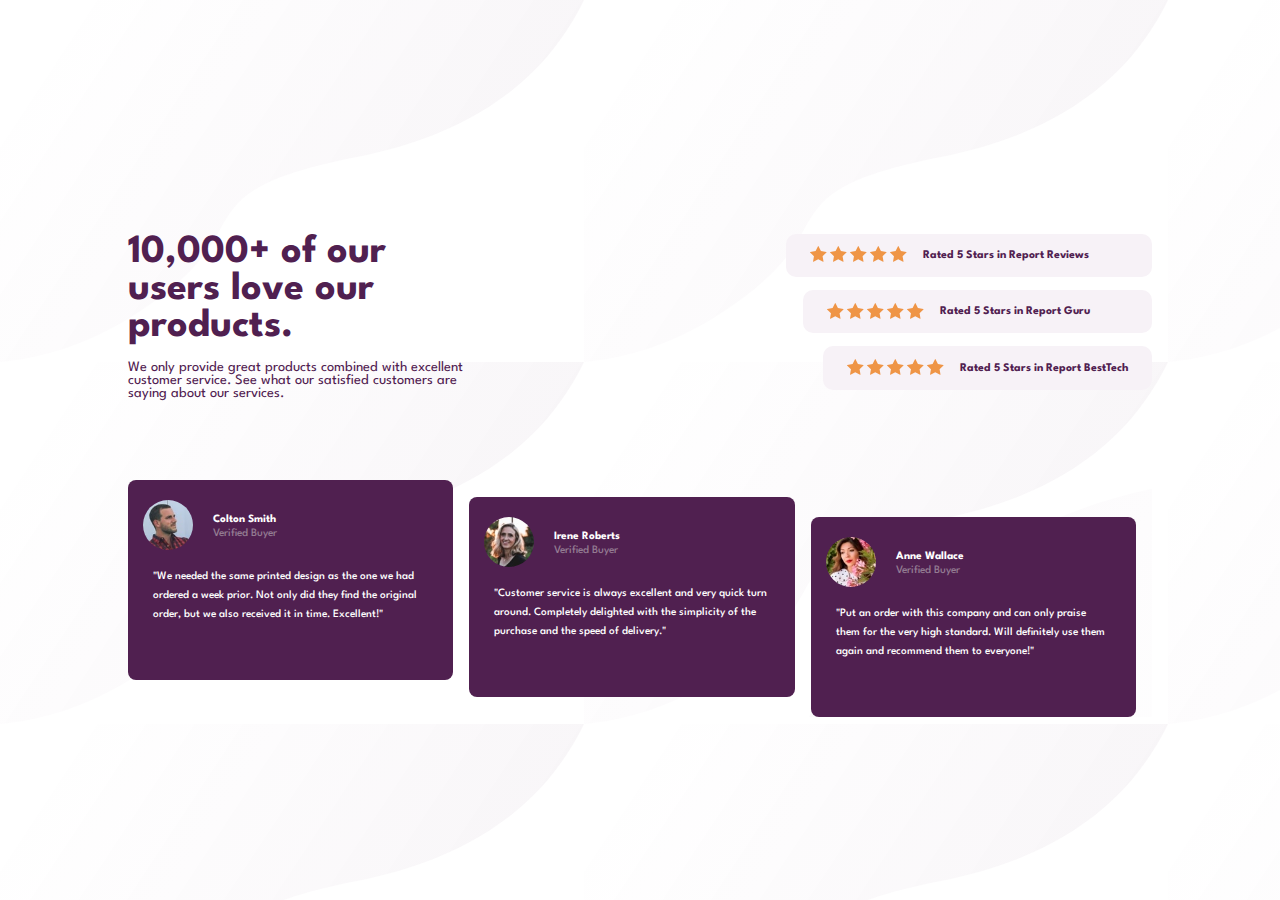
<file: index.html>
<!DOCTYPE html>
<html>
    <head>
        <head>
            <meta charset="UTF-8" />
            <meta name="viewport" content="width=device-width, initial-scale=1.0" />

            <link rel="icon" type="image/png" sizes="32x32" href="./images/favicon-32x32.png">
            <link rel="stylesheet" href="/CSS/style1.css">
            <title>Frontend Mentor | Social proof section</title>

            <style>
                .attribution { font-size: 11px;text-align: center; }
                .attribution a { color: hsl(228, 45%, 44%); }
            </style>
    </head>
    <body>
        <div class="container">
            <div class="top">
                <div class="big-heading">
                    <h1>10,000+ of our<br>users love our<br>products.</h1>
                    <p>We only provide great products combined with excellent<br> customer service.
                       See what our satisfied customers are<br> saying about our services.
                    </p>
                </div>
                <div class="ratings">
                    <div class="rating-1st">
                        <div class="customers-rating">
                            <div class="rating-img">
                                <img src="/images/icon-star.svg" alt="star">
                                <img src="/images/icon-star.svg" alt="star">
                                <img src="/images/icon-star.svg" alt="star">
                                <img src="/images/icon-star.svg" alt="star">
                                <img src="/images/icon-star.svg" alt="star">
                            </div>
                            <div class="first-rating-text">
                                <h3>Rated 5 Stars in Report Reviews</h3>
                            </div>
                        </div>
                    </div>

                    <div class="rating-2nd">
                        <div class="customers-rating">
                            <div class="rating-img">
                                <img src="/images/icon-star.svg" alt="star">
                                <img src="/images/icon-star.svg" alt="star">
                                <img src="/images/icon-star.svg" alt="star">
                                <img src="/images/icon-star.svg" alt="star">
                                <img src="/images/icon-star.svg" alt="star">
                            </div>
                            <div class="second-rating-text">
                                <h3>Rated 5 Stars in Report Guru</h3>
                            </div>
                        </div>
                    </div>

                    <div class="rating-3rd">
                        <div class="customers-rating">
                            <div class="rating-img">
                                <img src="/images/icon-star.svg" alt="star">
                                <img src="/images/icon-star.svg" alt="star">
                                <img src="/images/icon-star.svg" alt="star">
                                <img src="/images/icon-star.svg" alt="star">
                                <img src="/images/icon-star.svg" alt="star">
                            </div>
                            <div class="third-rating-text">
                                <h3>Rated 5 Stars in Report BestTech</h3>
                            </div>
                        </div>
                    </div>
                </div>
            </div>    
           <div class="bottom">
                    <div class="rating-card">
                        <div class="smith-card card">
                            <div class="profile">
                                <div class="profile-img">
                                    <img src="/images/image-colton.jpg" alt="colton-pic">
                                </div>
                                <div class="profile-details">
                                    <h3>Colton Smith</h3>
                                    <h5>Verified Buyer</h5>
                                </div>
                            </div>
                            <div class="reviews">
                                <p>
                                    "We needed the same printed design as the one we had ordered a week prior.
                                    Not only did they find the original order, but we also received it in time.
                                    Excellent!"
                                </p>
                            </div>
                        </div>

                        <div class="irene-card card">
                            <div class="profile">
                                <div class="profile-img">
                                    <img src="/images/image-irene.jpg" alt="anne-pic">
                                </div>
                                <div class="profile-details">
                                    <h3>Irene Roberts</h3>
                                    <h5>Verified Buyer</h5>
                                </div>
                            </div>
                            <div class="reviews">
                                <p>
                                    "Customer service is always excellent and very quick turn around. Completely
                                    delighted with the simplicity of the purchase and the speed of delivery."
                                </p>
                            </div>
                        </div>

                        <div class="anne-card card">
                            <div class="profile">
                                <div class="profile-img">
                                    <img src="/images/image-anne.jpg" alt="anne-pic">
                                </div>
                                <div class="profile-details">
                                    <h3>Anne Wallace</h3>
                                    <h5>Verified Buyer</h5>
                                </div>
                            </div>
                            <div class="reviews">
                                <p>
                                    "Put an order with this company and can only praise them for the very high
                                    standard. Will definitely use them again and recommend them to everyone!"
                                </p>
                            </div>
                        </div>
                    </div>
           </div>
        </div>
<!--    <div class="attribution">
      Challenge by
      <a href="https://www.frontendmentor.io?ref=challenge" target="_blank"
        >Frontend Mentor</a
      >. Coded by <a href="#">Jude Miracle</a>.-->
    </div>
    </body>
</html>
</file>
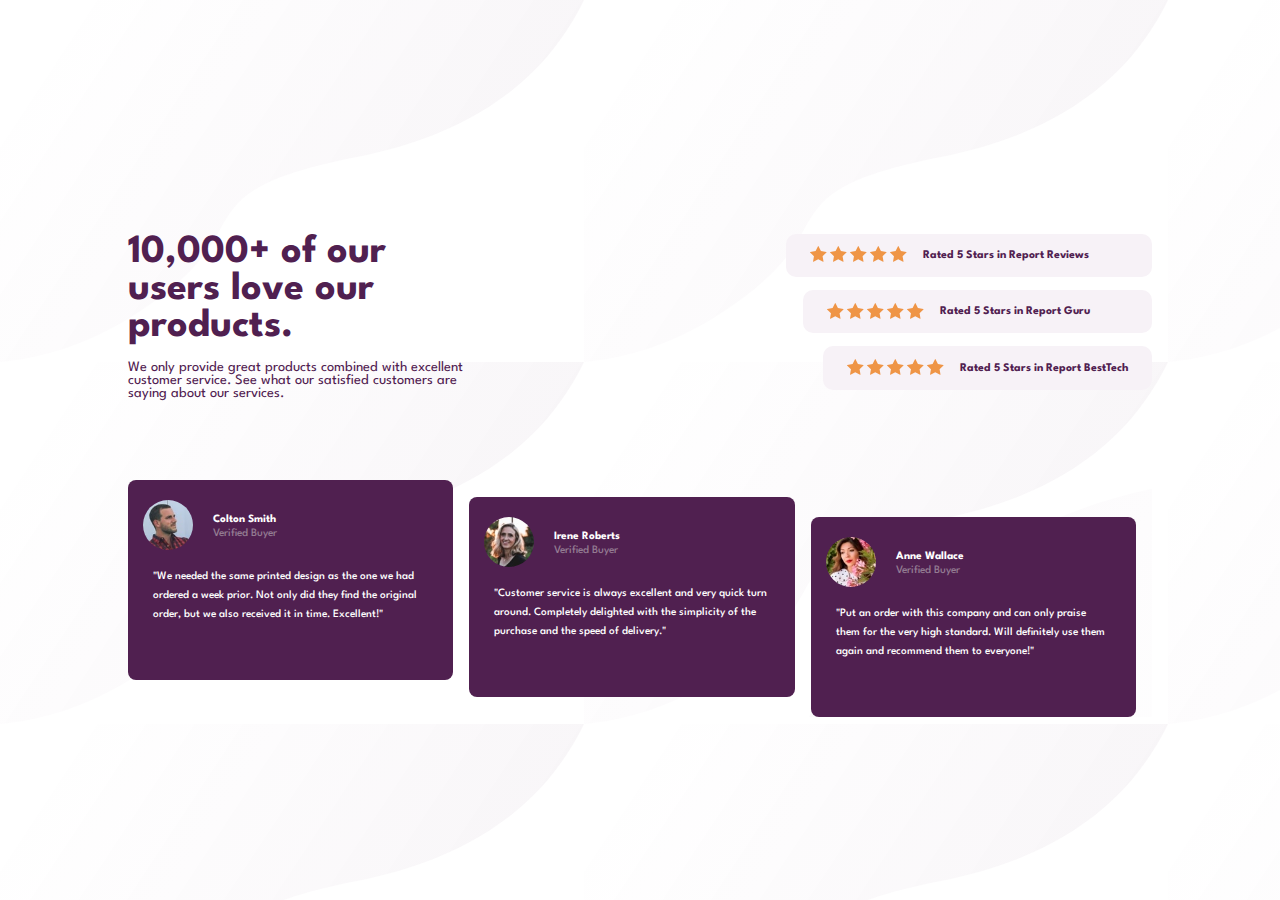
<file: index1.html>
<!DOCTYPE html>
<html>
    <head>
        <head>
            <meta charset="UTF-8" />
            <meta name="viewport" content="width=device-width, initial-scale=1.0" />

            <link rel="icon" type="image/png" sizes="32x32" href="./images/favicon-32x32.png">
            <link rel="stylesheet" href="/CSS/style1.css">
            <title>Frontend Mentor | Social proof section</title>

            <style>
                .attribution { font-size: 11px;text-align: center; }
                .attribution a { color: hsl(228, 45%, 44%); }
            </style>
    </head>
    <body>
        <div class="container">
            <div class="top">
                <div class="big-heading">
                    <h1>10,000+ of our<br>users love our<br>products.</h1>
                    <p>We only provide great products combined with excellent<br> customer service.
                       See what our satisfied customers are<br> saying about our services.
                    </p>
                </div>
                <div class="ratings">
                    <div class="rating-1st">
                        <div class="customers-rating">
                            <div class="rating-img">
                                <img src="/images/icon-star.svg" alt="star">
                                <img src="/images/icon-star.svg" alt="star">
                                <img src="/images/icon-star.svg" alt="star">
                                <img src="/images/icon-star.svg" alt="star">
                                <img src="/images/icon-star.svg" alt="star">
                            </div>
                            <div class="first-rating-text">
                                <h3>Rated 5 Stars in Report Reviews</h3>
                            </div>
                        </div>
                    </div>

                    <div class="rating-2nd">
                        <div class="customers-rating">
                            <div class="rating-img">
                                <img src="/images/icon-star.svg" alt="star">
                                <img src="/images/icon-star.svg" alt="star">
                                <img src="/images/icon-star.svg" alt="star">
                                <img src="/images/icon-star.svg" alt="star">
                                <img src="/images/icon-star.svg" alt="star">
                            </div>
                            <div class="second-rating-text">
                                <h3>Rated 5 Stars in Report Guru</h3>
                            </div>
                        </div>
                    </div>

                    <div class="rating-3rd">
                        <div class="customers-rating">
                            <div class="rating-img">
                                <img src="/images/icon-star.svg" alt="star">
                                <img src="/images/icon-star.svg" alt="star">
                                <img src="/images/icon-star.svg" alt="star">
                                <img src="/images/icon-star.svg" alt="star">
                                <img src="/images/icon-star.svg" alt="star">
                            </div>
                            <div class="third-rating-text">
                                <h3>Rated 5 Stars in Report BestTech</h3>
                            </div>
                        </div>
                    </div>
                </div>
            </div>    
           <div class="bottom">
                    <div class="rating-card">
                        <div class="smith-card card">
                            <div class="profile">
                                <div class="profile-img">
                                    <img src="/images/image-colton.jpg" alt="colton-pic">
                                </div>
                                <div class="profile-details">
                                    <h3>Colton Smith</h3>
                                    <h5>Verified Buyer</h5>
                                </div>
                            </div>
                            <div class="reviews">
                                <p>
                                    "We needed the same printed design as the one we had ordered a week prior.
                                    Not only did they find the original order, but we also received it in time.
                                    Excellent!"
                                </p>
                            </div>
                        </div>

                        <div class="irene-card card">
                            <div class="profile">
                                <div class="profile-img">
                                    <img src="/images/image-irene.jpg" alt="anne-pic">
                                </div>
                                <div class="profile-details">
                                    <h3>Irene Roberts</h3>
                                    <h5>Verified Buyer</h5>
                                </div>
                            </div>
                            <div class="reviews">
                                <p>
                                    "Customer service is always excellent and very quick turn around. Completely
                                    delighted with the simplicity of the purchase and the speed of delivery."
                                </p>
                            </div>
                        </div>

                        <div class="anne-card card">
                            <div class="profile">
                                <div class="profile-img">
                                    <img src="/images/image-anne.jpg" alt="anne-pic">
                                </div>
                                <div class="profile-details">
                                    <h3>Anne Wallace</h3>
                                    <h5>Verified Buyer</h5>
                                </div>
                            </div>
                            <div class="reviews">
                                <p>
                                    "Put an order with this company and can only praise them for the very high
                                    standard. Will definitely use them again and recommend them to everyone!"
                                </p>
                            </div>
                        </div>
                    </div>
           </div>
        </div>
<!--    <div class="attribution">
      Challenge by
      <a href="https://www.frontendmentor.io?ref=challenge" target="_blank"
        >Frontend Mentor</a
      >. Coded by <a href="#">Jude Miracle</a>.-->
    </div>
    </body>
</html>
</file>
<file: CSS/style1.css>
@import url('https://fonts.googleapis.com/css2?family=Spartan:wght@400;500;700&display=swap');

*{
    margin: 0;
    padding: o;
    box-sizing: border-box;
}

body{
    background-image: url("/images/bg-pattern-top-desktop.svg");
    font-size: 15px;
    width: 100%;
    min-height: 100vh;
    font-family: 'Spartan', sans-serif;
    justify-content: center;
    align-items: center;
    display: flex;
}

.container{
    width: 80%;
    margin: 0 auto;

    
}
.top{
    margin-top: 50px;
    display: flex;
    justify-content: space-between;
    flex-wrap: wrap;
}

.top h1{
    font-size: 2.5rem;
    margin-bottom: 1rem;
    color: hsl(300, 43%, 22%);
}
.top p {
    font-size: .9rem;
    margin-bottom: 30px;
    color: hsl(300, 43%, 22%);
}
.customers-rating {
    display: flex;
    flex-wrap: wrap;
    background-color: hsl(300, 24%, 96%);
    padding: .8rem 1.5rem;
    margin-bottom: .8rem;
    font-size: .7rem;
    align-items: center;
    border-radius: 10px;
}

.rating-img {
    margin-right: 1rem;
}

.first-rating-text,
.second-rating-text,
.third-rating-text{
    font-size: 10px;
    color: hsl(300, 43%, 22%);
}
.rating-2nd {
    margin-left: 17px;
}
.rating-3rd {
    margin-left: 37px;
}

.bottom{
    margin-top: 50px;
}
.rating-card{
    display: flex;
    justify-content: space-between;
    
}
.card{
    width: 500%;
    height: 200px;
    background-color: hsl(300, 43%, 22%);
    margin-right: 1rem;
    padding: 20px 15px;
    border-radius: 8px;
}

.profile {
    display: flex;
    align-items: center;
}

.profile img{
    width: 50px;
    height: auto;
    border-radius: 100px;
    margin-right: 20px;
}
.profile h3{
    font-size: .7rem;
    color: hsl(0, 0%, 100%);
    margin-bottom: 4px;
}
.profile h5{
    color: hsl(303, 10%, 53%);
    font-size: .7rem;
    font-weight: 500;
}
.reviews p {
    color: hsl(0, 0%, 100%);
    margin-top: 14px;
    font-size: .7rem;
    font-weight: 500;
    line-height: 1.2rem;
    margin-left: 10px;
    margin-right: 10px;

}

.irene-card{
    margin-top: 17px;
}
.anne-card{
    margin-top: 37px;
}

/*.attribution{
    margin-top: 70px;
    font-size: medium;
    font-weight: 600;
    color:hsl(300, 43%, 22%);
}*/

.bottom{
    background-image: url("/images/bg-pattern-bottom-desktop.svg");
}

@media (max-width: 375px) {
    .top h1{
        font-size: 2rem;
        margin-top: 1rem;
        text-align: center;
        background-image: url("/images/bg-pattern-top-mobile.svg");
    }
    
    .top p{
        font-size: 1rem;
        text-align: center;
        margin-bottom: 20px;
    }

    .rating-2nd{
        margin-left: 0;
    }

    .rating-3rd{
        margin-left: 0;
    }
    .rating-img{
        margin-left: 0;
    }
    .customers-rating{
        justify-content: center;
    }
    .rating-card{
        justify-content: center;
        flex-wrap: wrap;
        margin: 0;
    }
    .card{
        width: 100%;
        height: auto;
        margin-top: 1rem;
    }
    .bottom{
        margin-top: 0;
        margin-bottom: 1rem;
        background-image: url("/images/bg-pattern-bottom-mobile.svg");
        background-position: bottom;

    }

}
</file>
